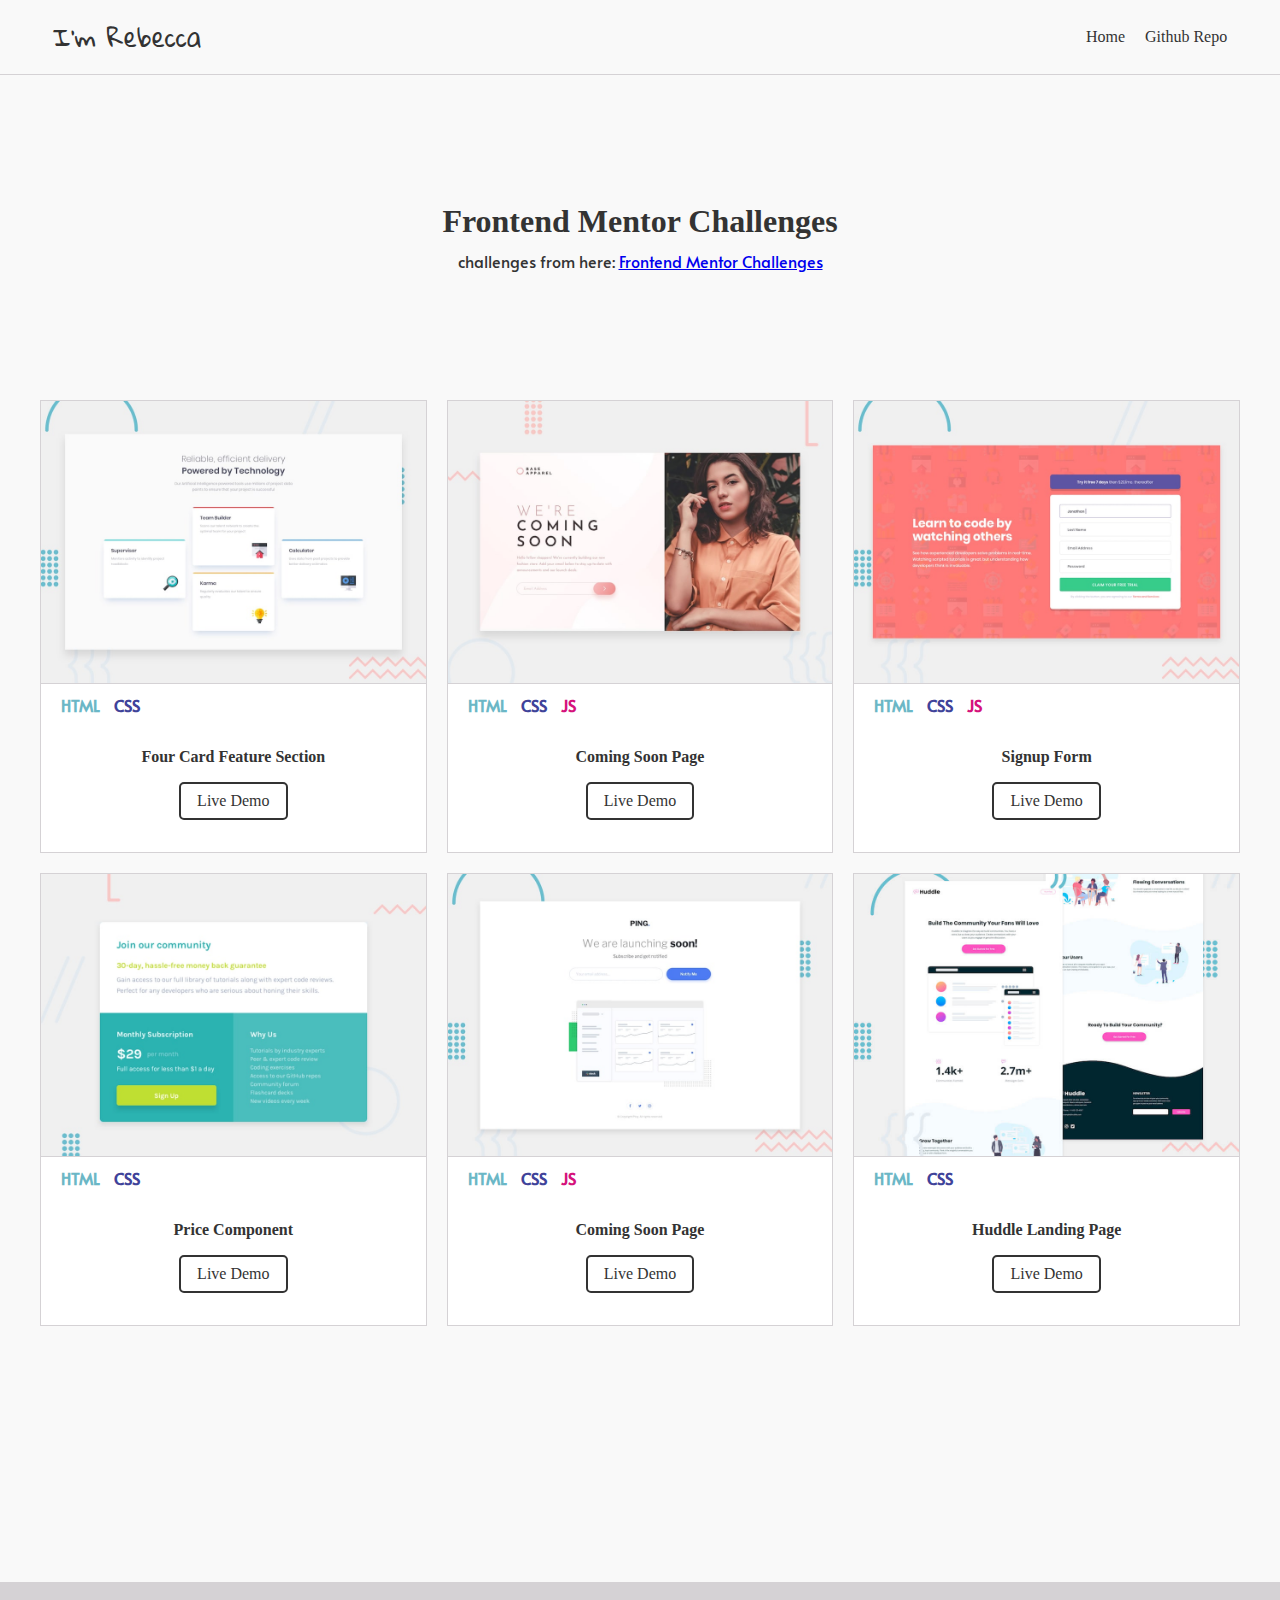
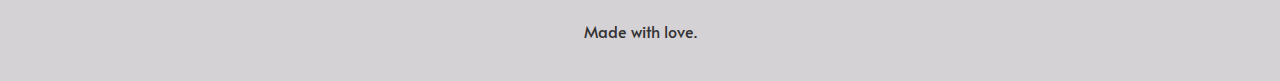
<file: index.html>
<!DOCTYPE html>
<html lang="en">
<head>
  <meta charset="UTF-8">
  <meta name="viewport" content="width=device-width, initial-scale=1.0">
  <meta http-equiv="X-UA-Compatible" content="ie=edge">
  <link rel="icon" href="./assets/favicon.ico">
  <link rel="stylesheet" href="./css/style.min.css">
  <title>Projects Holder</title>
</head>
<body>
  <nav>
    <div class="logo">I'm Rebecca</div>
    <ul>
      <li>
        <a href="/">Home</a>
      </li>
      <li>
        <a href="https://github.com/sincerity628/frontend-mentor-challenges" target="_blank">Github Repo</a>
      </li>
    </ul>
  </nav>

  <header>
    <h1>Frontend Mentor Challenges</h1>
    <p>
      challenges from here:
      <a href="https://www.frontendmentor.io/challenges" target="_blank">Frontend Mentor Challenges</a>
    </p>
  </header>

  <div class="projects">
    <div class="project">
      <div class="project-img">
        <a target="_blank" href="./01-four-card-feature-section-master/index.html">
          <img alt="challenge2" src="./assets/images/1.jpg"/>
        </a>
      </div>
      <div class="content">
        <div class="tools">
          <span class="html">HTML</span>
          <span class="css">CSS</span>
        </div>
        <h4>Four Card Feature Section</h4>
        <a
          class="btn"
          target="_blank"
          href="./01-four-card-feature-section-master/index.html"
        >Live Demo</a>
      </div>
    </div>

    <div class="project">
      <div class="project-img">
        <a target="_blank" href="./02-base-apparel-coming-soon-master/index.html">
          <img alt="challenge1" src="./assets/images/2.jpg"/>
        </a>
      </div>
      <div class="content">
        <div class="tools">
          <span class="html">HTML</span>
          <span class="css">CSS</span>
          <span class="js">JS</span>
        </div>
        <h4>Coming Soon Page</h4>
        <a
          class="btn"
          target="_blank"
          href="./02-base-apparel-coming-soon-master/index.html"
        >Live Demo</a>
      </div>
    </div>

    <div class="project">
      <div class="project-img">
        <a target="_blank" href="./03-intro-component-with-signup-form-master/index.html">
          <img alt="challenge1" src="./assets/images/3.jpg"/>
        </a>
      </div>
      <div class="content">
        <div class="tools">
          <span class="html">HTML</span>
          <span class="css">CSS</span>
          <span class="js">JS</span>
        </div>
        <h4>Signup Form</h4>
        <a
          class="btn"
          target="_blank"
          href="./03-intro-component-with-signup-form-master/index.html"
        >Live Demo</a>
      </div>
    </div>

    <div class="project">
      <div class="project-img">
        <a target="_blank" href="./04-single-price-grid-component-master/index.html">
          <img alt="challenge1" src="./assets/images/4.jpg"/>
        </a>
      </div>
      <div class="content">
        <div class="tools">
          <span class="html">HTML</span>
          <span class="css">CSS</span>
        </div>
        <h4>Price Component</h4>
        <a
          class="btn"
          target="_blank"
          href="./04-single-price-grid-component-master/index.html"
        >Live Demo</a>
      </div>
    </div>

    <div class="project">
      <div class="project-img">
        <a target="_blank" href="./05-ping-coming-soon-page-master/index.html">
          <img alt="challenge1" src="./assets/images/5.jpg"/>
        </a>
      </div>
      <div class="content">
        <div class="tools">
          <span class="html">HTML</span>
          <span class="css">CSS</span>
          <span class="js">JS</span>
        </div>
        <h4>Coming Soon Page</h4>
        <a
          class="btn"
          target="_blank"
          href="./05-ping-coming-soon-page-master/index.html"
        >Live Demo</a>
      </div>
    </div>

    <div class="project">
      <div class="project-img">
        <a target="_blank" href="./06-huddle-landing-page/index.html">
          <img alt="challenge1" src="./assets/images/6.jpg"/>
        </a>
      </div>
      <div class="content">
        <div class="tools">
          <span class="html">HTML</span>
          <span class="css">CSS</span>
        </div>
        <h4>Huddle Landing Page</h4>
        <a
          class="btn"
          target="_blank"
          href="./06-huddle-landing-page/index.html"
        >Live Demo</a>
      </div>
    </div>
  </div>

  <footer>
    Made with love.
  </footer>
</body>
</html>
</file>
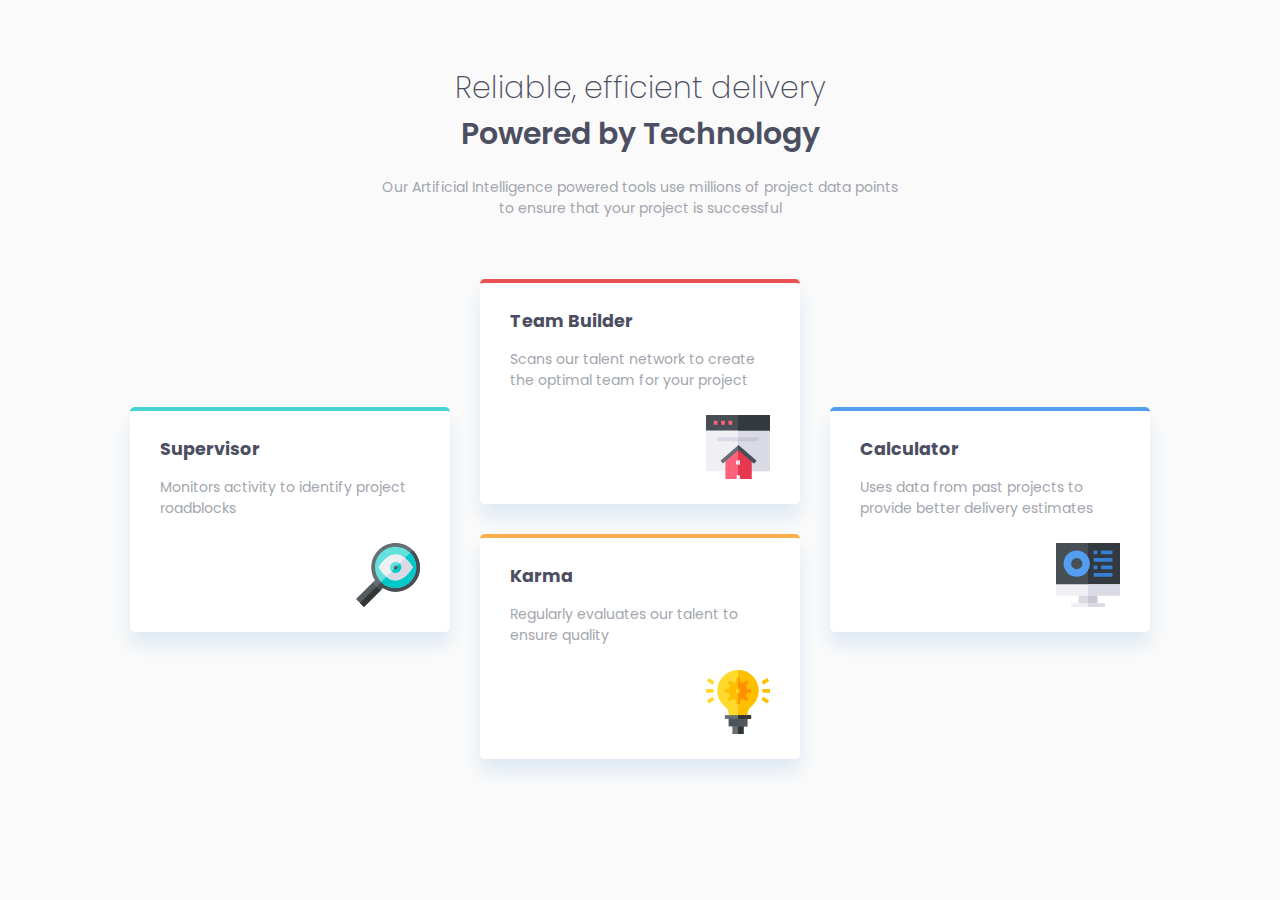
<file: 01-four-card-feature-section-master/index.html>
<!DOCTYPE html>
<html lang="en">
<head>
  <meta charset="UTF-8">
  <meta name="viewport" content="width=device-width, initial-scale=1.0">
  <meta http-equiv="X-UA-Compatible" content="ie=edge">
  <link rel="icon" type="image/png" sizes="32x32" href="./images/favicon-32x32.png">
  <link rel="stylesheet" href="./css/style.min.css">
  <title>Four Card Feature Section</title>
</head>
<body>
  <header>
    <h1 class="light">Reliable, efficient delivery</h1>
    <h1> Powered by Technology</h1>
    <p>
      Our Artificial Intelligence powered tools use millions of project data points
      to ensure that your project is successful
    </p>
  </header>

  <div class="container">
    <div class="first">
      <div class="card cyan">
        <h3>Supervisor</h3>
        <p>Monitors activity to identify project roadblocks</p>
        <img class="card-img" src="./images/icon-supervisor.svg" alt="icon-supervisor" />
      </div>
    </div>
    <div class="second">
      <div class="card red">
        <h3>Team Builder</h3>
        <p>Scans our talent network to create the optimal team for your project</p>
        <img class="card-img" src="./images/icon-team-builder.svg" alt="icon-team-builder" />
      </div>

      <div class="card orange">
        <h3>Karma</h3>
        <p>Regularly evaluates our talent to ensure quality</p>
        <img class="card-img" src="./images/icon-karma.svg" alt="karma" />
      </div>
    </div>
    <div class="last">
      <div class="card blue">
        <h3>Calculator</h3>
        <p>Uses data from past projects to provide better delivery estimates</p>
        <img class="card-img" src="./images/icon-calculator.svg" alt="icon-calculator" />
      </div>
    </div>
  </div>
</body>
</html>
</file>
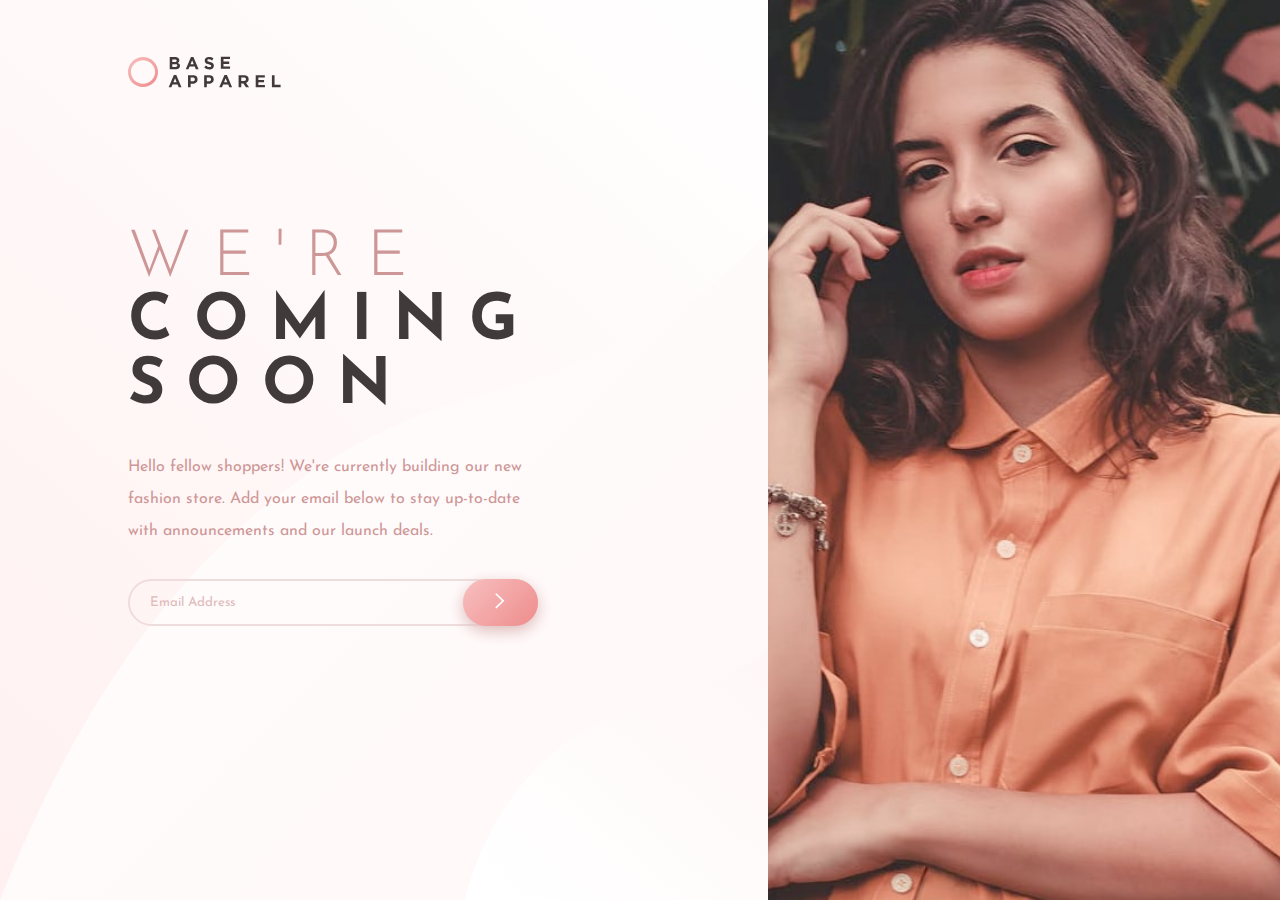
<file: 02-base-apparel-coming-soon-master/index.html>
<!DOCTYPE html>
<html lang="en">
<head>
  <meta charset="UTF-8">
  <meta name="viewport" content="width=device-width, initial-scale=1.0">
  <meta http-equiv="X-UA-Compatible" content="ie=edge">
  <link rel="icon" type="image/png" sizes="32x32" href="./images/favicon-32x32.png">
  <link rel="stylesheet" href="./css/style.min.css">
  <title>Frontend Mentor | Base Apparel coming soon page</title>
</head>
<body>
  <div class="container">
    <div class="content">
      <img class="logo" src="./images/logo.svg" alt="logo" />
      <img class="mobile-hero" src="./images/hero-mobile.jpg" alt="hero-mobile"/>
      <div class="text">
        <div class="title">
          <h1>
            <span>We're</span>
            <br />
            coming
            <br />
            soon
          </h1>
        </div>
        <p>
          Hello fellow shoppers! We're currently building our new fashion store.
          Add your email below to stay up-to-date with announcements and our launch deals.
        </p>
        <form id="form">
          <div class="input-group">
            <input
              id="email"
              placeholder="Email Address"
              type="text"
              autoComplete="off"
            />
            <img
              class="icon-error"
              src="./images/icon-error.svg"
              alt="error-icon"
              ></img>
            <button class="submit-btn">
              <img
                class="icon-arrow"
                src="./images/icon-arrow.svg"
                alt="arrow-icon"
              />
            </button>
          </div>
          <div class="error-text">Please provide a valid email</div>
        </form>
      </div>
    </div>
    <div class="hero"></div>
  </div>

  <script src="./index.js"></script>
</body>
</html>
</file>
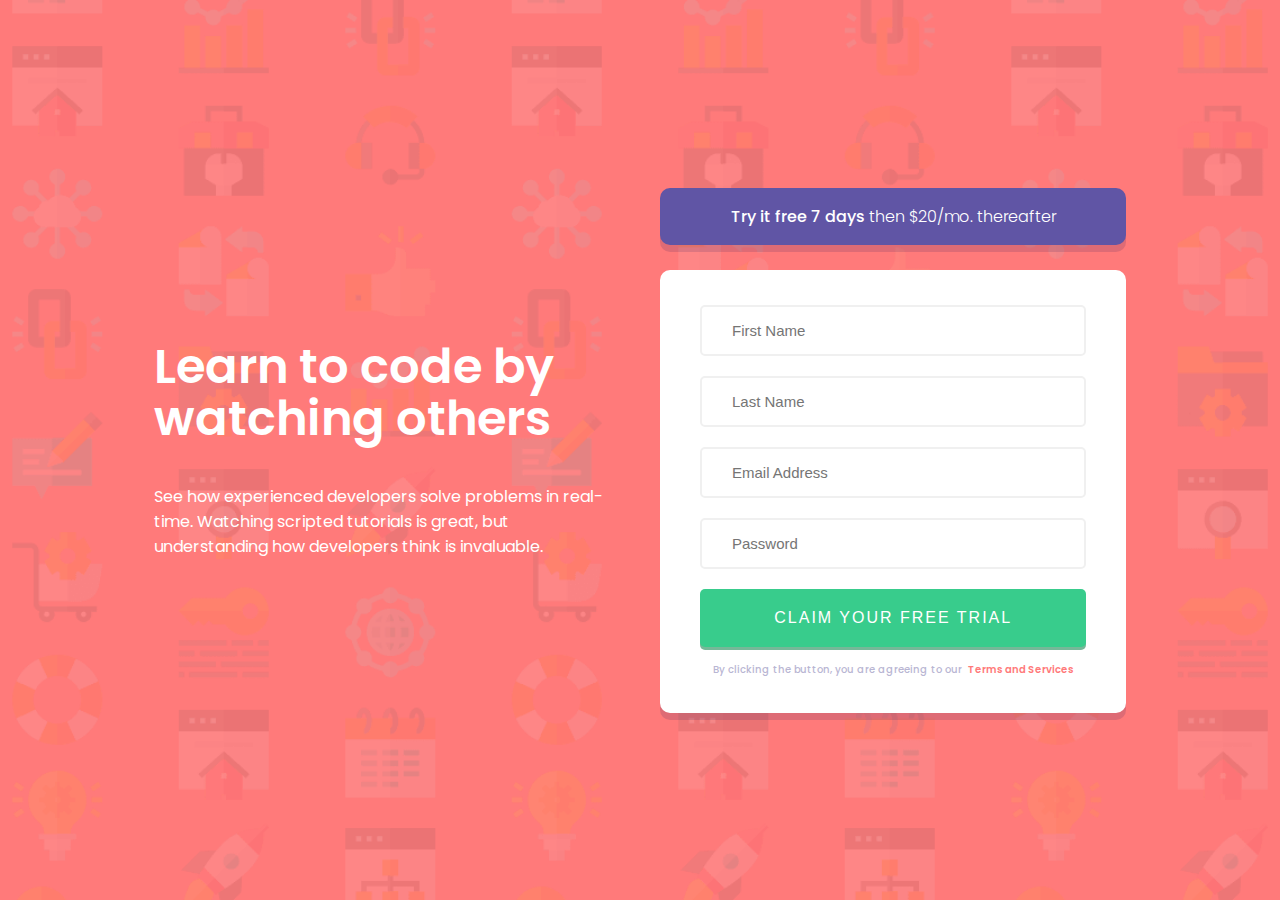
<file: 03-intro-component-with-signup-form-master/index.html>
<!DOCTYPE html>
<html lang="en">
<head>
  <meta charset="UTF-8">
  <meta name="viewport" content="width=device-width, initial-scale=1.0">
  <meta http-equiv="X-UA-Compatible" content="ie=edge">
  <link rel="icon" type="image/png" sizes="32x32" href="./images/favicon-32x32.png">
  <link rel="stylesheet" href="./css/style.min.css">
  <title>Signup Form</title>
</head>
<body>
  <div class="container">
    <div class="left">
      <h1>Learn to code by watching others</h1>
      <p>
        See how experienced developers solve problems in real-time. Watching scripted tutorials is great, but understanding how developers think is invaluable.
      </p>
    </div>
    <div class="right">
      <div class="form-head">
        <span>Try it free 7 days</span>
        then $20/mo. thereafter
      </div>
      <form id="form">
        <div class="input-group first-name">
          <input
            type="text"
            id="firstName"
            placeholder="First Name"
          />
          <small class="error-text">
            First Name cannot be empty
          </small>
          <img src="./images/icon-error.svg" alt="icon-error" class="error-icon" />
        </div>

        <div class="input-group last-name">
          <input
            type="text"
            id="lastName"
            placeholder="Last Name"
          />
          <small class="error-text">
            Last Name cannot be empty
          </small>
          <img src="./images/icon-error.svg" alt="icon-error" class="error-icon" />
        </div>

        <div class="input-group email">
          <input
            type="text"
            id="email"
            placeholder="Email Address"
          />
          <small class="error-text">
            Looks like this is not an email
          </small>
          <div class="example">email@example/com</div>
          <img src="./images/icon-error.svg" alt="icon-error" class="error-icon" />
        </div>

        <div class="input-group password">
          <input
            type="password"
            id="password"
            placeholder="Password"
          />
          <small class="error-text">
            Password cannot be empty
          </small>
          <img src="./images/icon-error.svg" alt="icon-error" class="error-icon" />
        </div>

        <button id="submit-btn" class="submit-btn">Claim your free trial</button>

        <div class="form-text">
          By clicking the button, you are agreeing to our
          <span>Terms and Services</span>
        </div>
      </form>
    </div>
  </div>

  <script src="./index.js"></script>
</body>
</html>
</file>
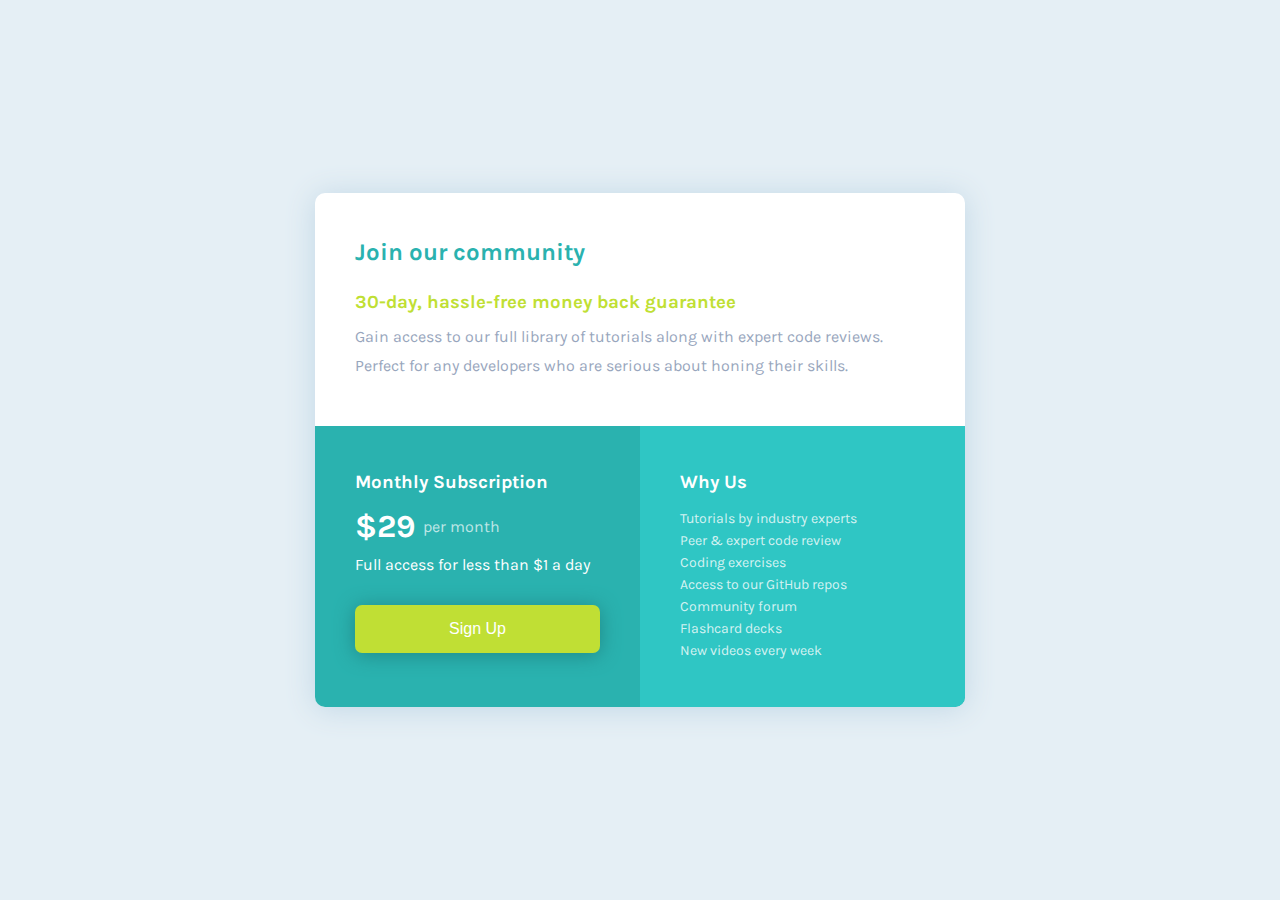
<file: 04-single-price-grid-component-master/index.html>
<!DOCTYPE html>
<html lang="en">
<head>
  <meta charset="UTF-8">
  <meta name="viewport" content="width=device-width, initial-scale=1.0">
  <meta http-equiv="X-UA-Compatible" content="ie=edge">
  <link rel="icon" type="image/png" sizes="32x32" href="./images/favicon-32x32.png">
  <link rel="stylesheet" href="./css/style.min.css">
  <title>Price Component</title>
</head>
<body>
  <main class="container">
    <section class="top">
      <h2>Join our community</h2>
      <h3>30-day, hassle-free money back guarantee</h3>
      <p>
        Gain access to our full library of tutorials along with expert code reviews.
        Perfect for any developers who are serious about honing their skills.
      </p>
    </section>
    <div class="bottom">
      <section class="left">
        <h3>Monthly Subscription</h3>
        <p>
          <span> &dollar;29</span>
          per month
        </p>
        <div>Full access for less than &dollar;1 a day</div>
        <button>Sign Up</button>
      </section>
      <section class="right">
        <h3>Why Us</h3>
        <p>
          Tutorials by industry experts <br />
          Peer &amp; expert code review <br />
          Coding exercises <br />
          Access to our GitHub repos <br />
          Community forum <br />
          Flashcard decks <br />
          New videos every week
        </p>
      </section>
    </div>
  </main>
</body>
</html>
</file>
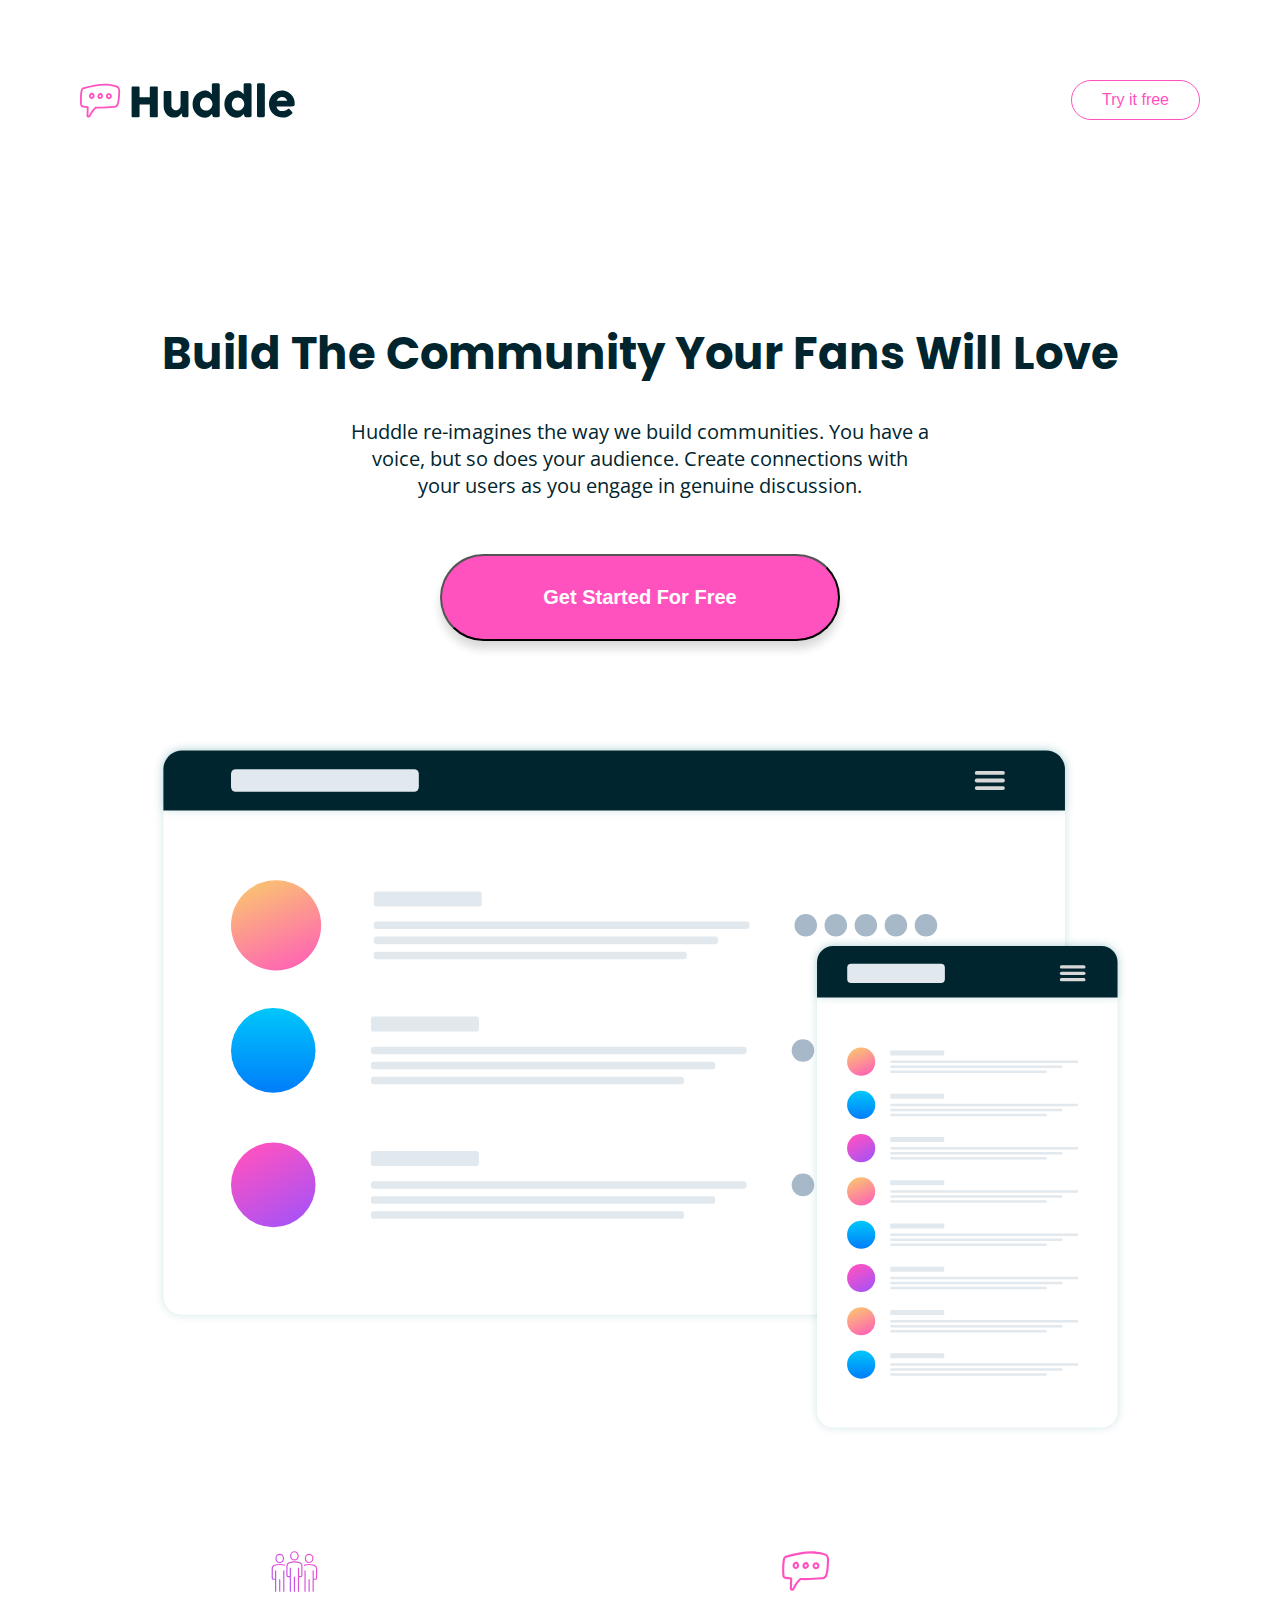
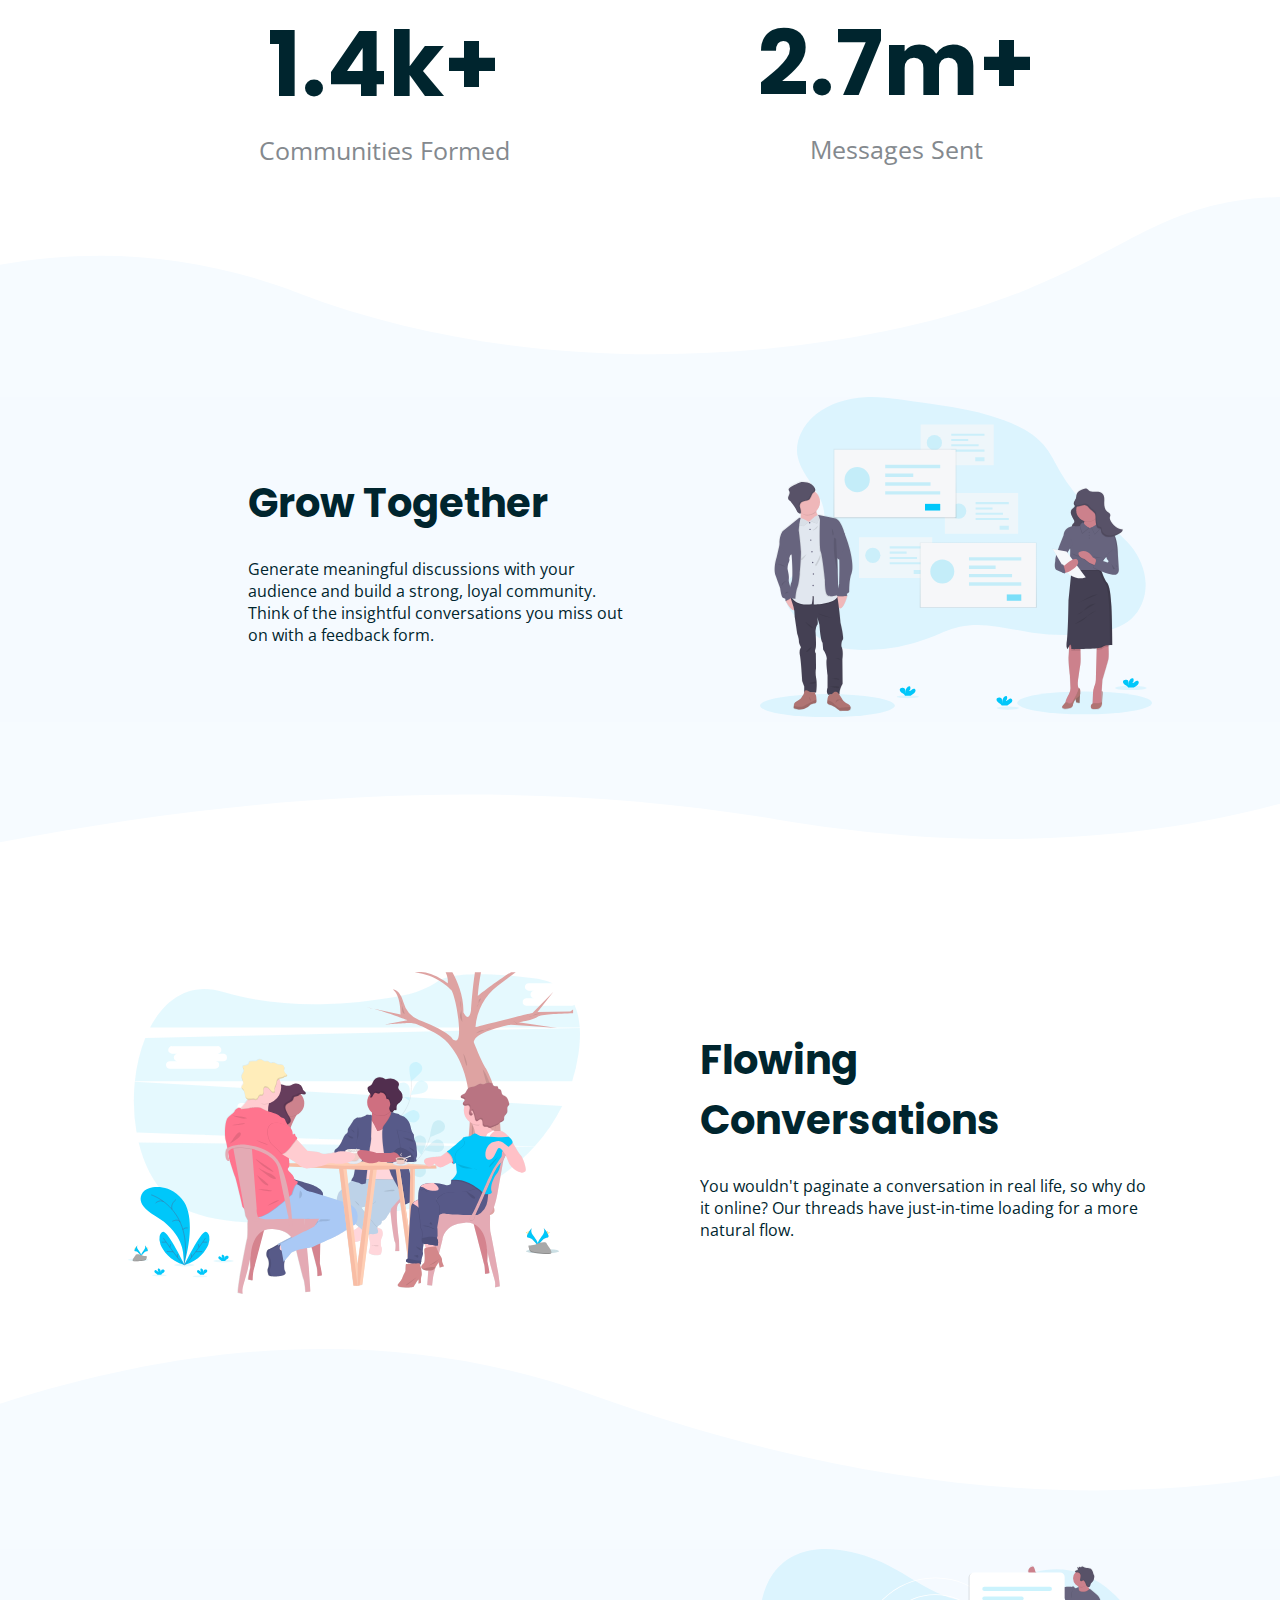
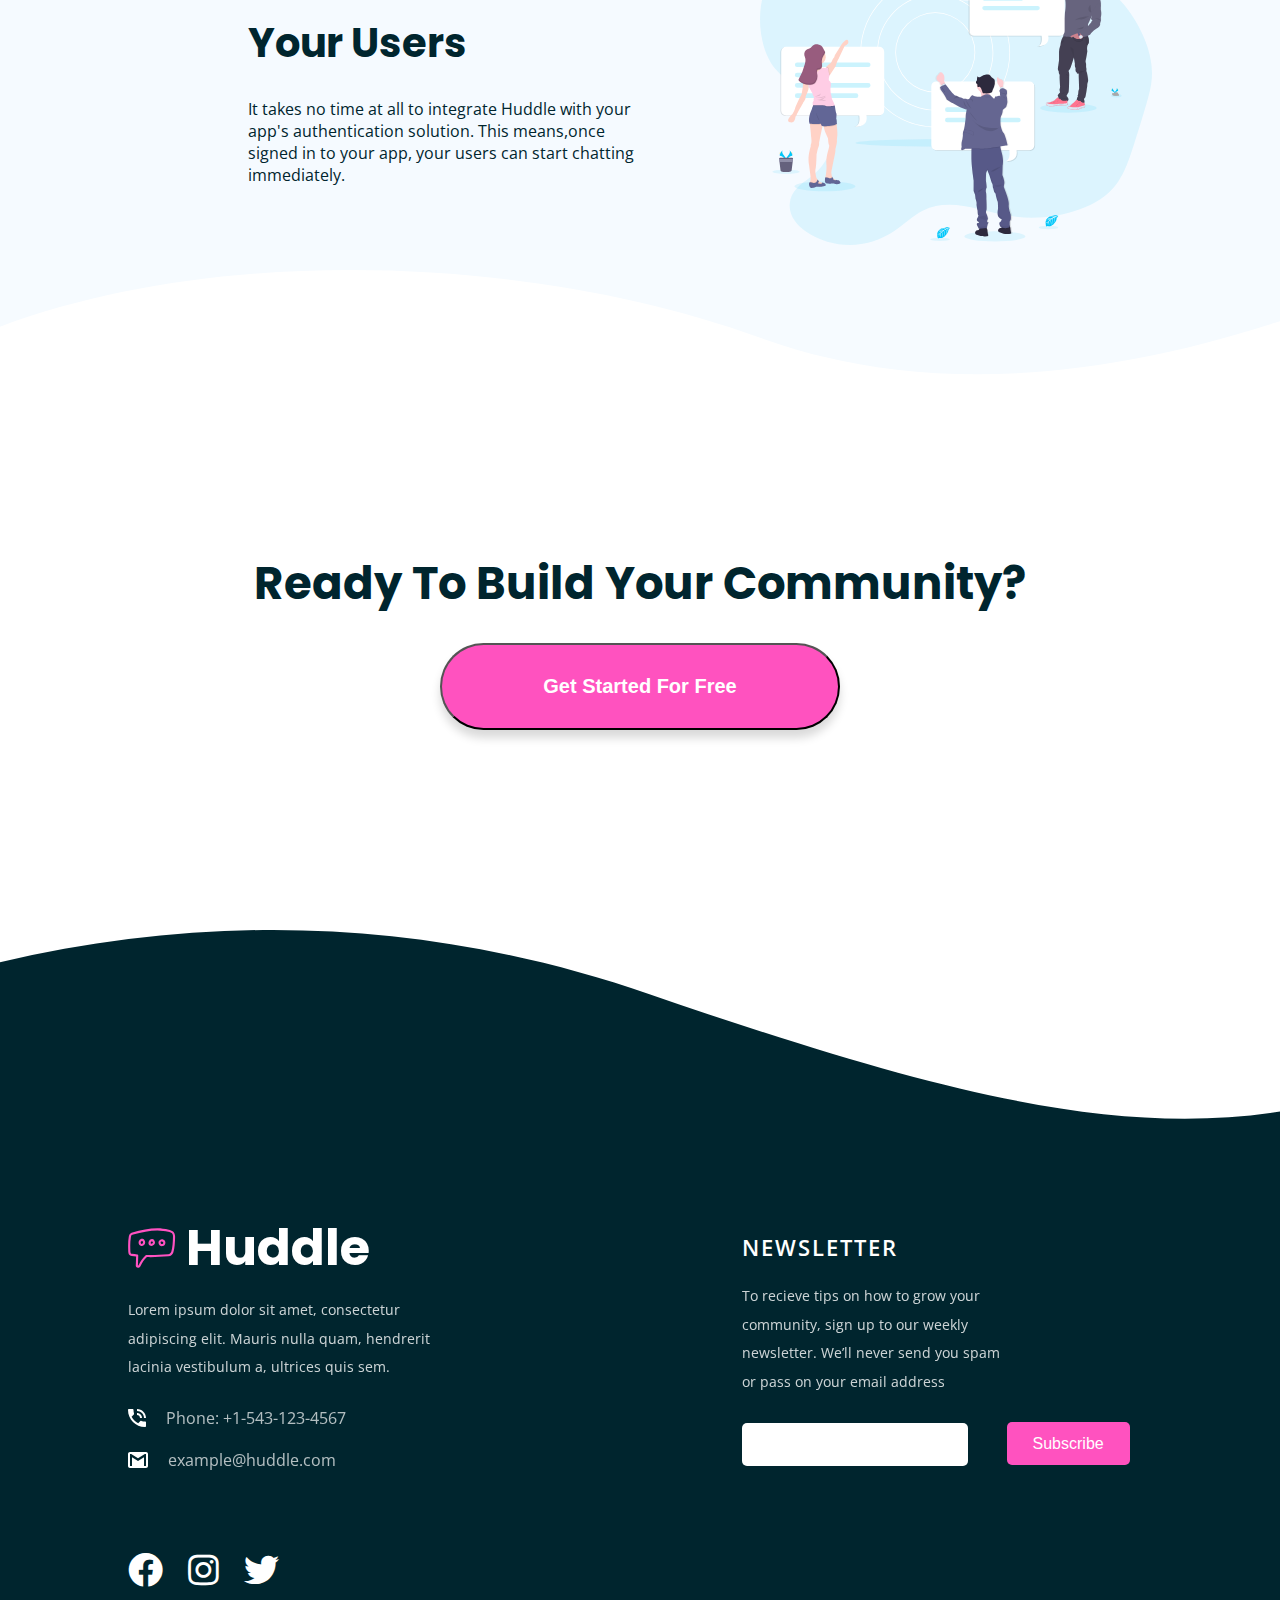
<file: 06-huddle-landing-page/index.html>
<!DOCTYPE html>
<html lang="en">
<head>
  <meta charset="UTF-8">
  <meta name="viewport" content="width=device-width, initial-scale=1.0">
  <link href="https://cdn.bootcss.com/font-awesome/5.13.0/css/all.min.css" rel="stylesheet">
  <link rel="icon" type="image/png" sizes="32x32" href="./images/favicon-32x32.png">
  <link rel="stylesheet" href="./css/style.min.css">
  <title>Huddle landing page with curved sections</title>
</head>
<body>
  <header>
    <img class="logo" src="./images/logo.svg" alt="logo" />
    <button class="header-btn">Try it free</button>
  </header>

  <main>
    <div class="main">
      <h1>
        Build The Community Your Fans Will Love
      </h1>
      <p class="main-text">
        Huddle re-imagines the way we build communities. You have a voice, but so does
        your audience. Create connections with your users as you engage in genuine discussion.
      </p>
      <button class="btn">Get Started For Free</button>
      <div class="main-img">
        <img class="screen-mockup" src="./images/screen-mockups.svg" alt="screen-mockup" />
      </div>
      <div class="main-data">
        <div class="data">
          <img src="./images/icon-communities.svg" alt="icon-communities" />
          <h1>1.4k+</h1>
          <p>Communities Formed</p>
        </div>
        <div class="data">
          <img src="./images/icon-messages.svg" alt="icon-messages" />
          <h1>2.7m+</h1>
          <p>Messages Sent</p>
        </div>
      </div>
    </div>
    <section class="dark">
      <div class="text">
        <h2>Grow Together</h2>
        <p>
          Generate meaningful discussions with your audience and build a strong, loyal community.
          Think of the insightful conversations you miss out on with a feedback form.
        </p>
      </div>
      <div class="section-img">
        <img src="./images/illustration-grow-together.svg" alt="grow-together" />
      </div>
    </section>
    <section>
      <div class="text">
        <h2>Flowing Conversations</h2>
        <p>
          You wouldn't paginate a conversation in real life, so why do it online?
          Our threads have just-in-time loading for a more natural flow.
        </p>
      </div>
      <div class="section-img">
        <img src="./images/illustration-flowing-conversation.svg" alt="flowing-conversations" />
      </div>
    </section>
    <section class="dark">
      <div class="text">
        <h2>Your Users</h2>
        <p>
          It takes no time at all to integrate Huddle with your app's authentication solution.
          This means,once signed in to your app, your users can start chatting immediately.
        </p>
      </div>
      <div class="section-img">
        <img src="./images/illustration-your-users.svg" alt="your-user" />
      </div>
    </section>
    <div class="main">
      <h1>
        Ready To Build Your Community?
      </h1>
      <button class="btn">Get Started For Free</button>
    </div>
  </main>

  <footer>
    <div class="left">
      <div class="logo">
        <img src="./images/icon-messages.svg" alt="icon-messages" />
        <h1>Huddle</h1>
      </div>
      <p>
        Lorem ipsum dolor sit amet, consectetur adipiscing elit. Mauris nulla quam, hendrerit lacinia vestibulum a, ultrices quis sem.
      </p>
      <div class="info">
        <img src="./images/icon-phone.svg" alt="phone" />
        <div>Phone: +1-543-123-4567</div>
      </div>
      <div class="info">
        <img src="./images/icon-email.svg" alt="email" />
        <div>example@huddle.com</div>
      </div>
      <div class="icons">
        <div class="icon">
          <i class="fab fa-facebook"></i>
        </div>
        <div class="icon">
          <i class="fab fa-instagram"></i>
        </div>
        <div class="icon">
          <i class="fab fa-twitter"></i>
        </div>
      </div>
    </div>
    <div class="right">
      <h3>Newsletter</h3>
      <p>
        To recieve tips on how to grow your community, sign up to our weekly newsletter. We’ll never send you spam or pass on your email address
      </p>
      <form>
        <input type="text" />
        <button class="submit-btn">Subscribe</button>
      </form>
    </div>
  </footer>
</body>
</html>
</file>
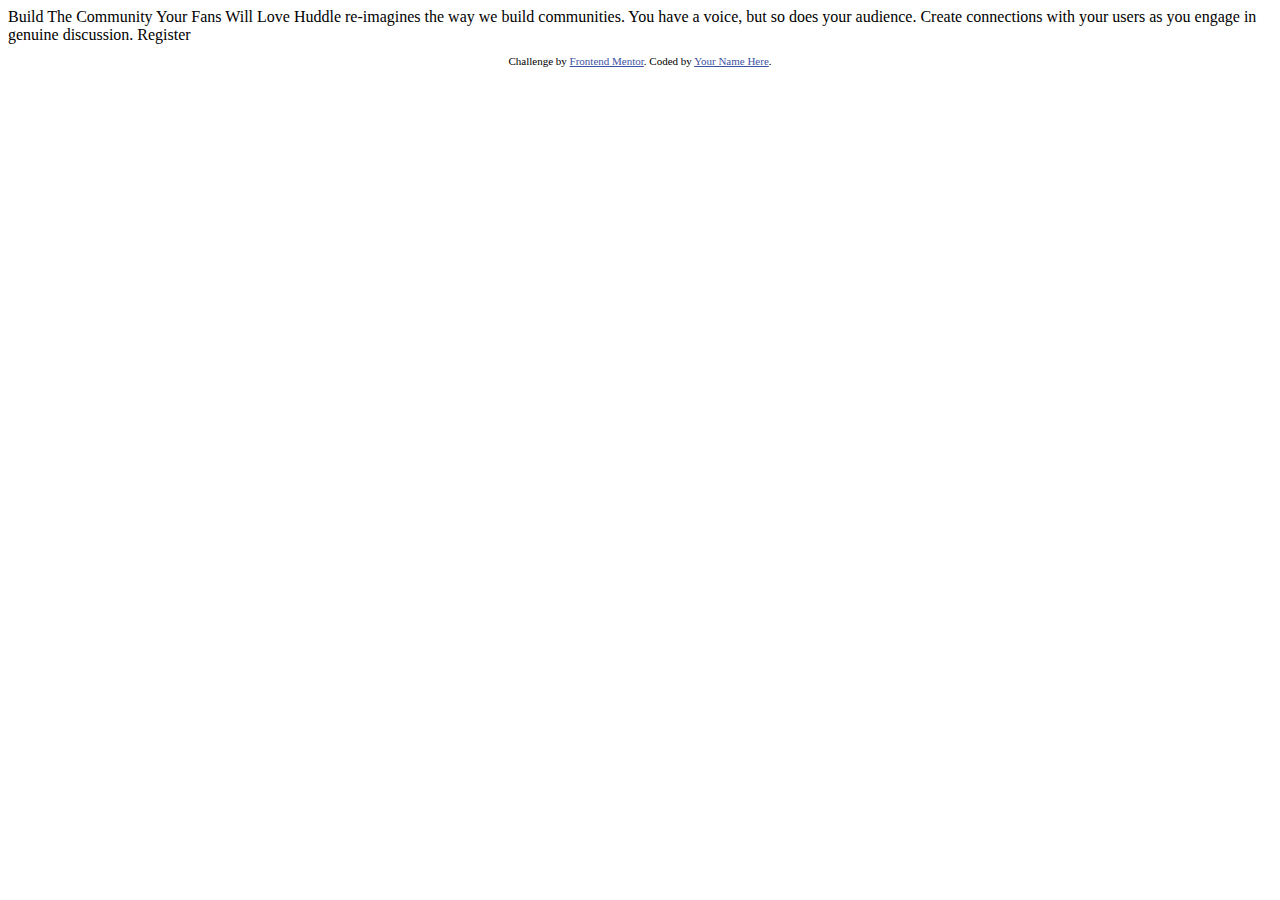
<file: 07-huddle-simple-landing/index.html>
<!DOCTYPE html>
<html lang="en">
<head>
  <meta charset="UTF-8">
  <meta name="viewport" content="width=device-width, initial-scale=1.0"> <!-- displays site properly based on user's device -->

  <link rel="icon" type="image/png" sizes="32x32" href="./images/favicon-32x32.png">
  
  <title>Frontend Mentor | Huddle landing page with single introductory section</title>

  <!-- Feel free to remove these styles or customise in your own stylesheet 👍 -->
  <style>
    .attribution { font-size: 11px; text-align: center; }
    .attribution a { color: hsl(228, 45%, 44%); }
  </style>
</head>
<body>

  Build The Community Your Fans Will Love

  Huddle re-imagines the way we build communities. You have a voice, but so does your audience. 
  Create connections with your users as you engage in genuine discussion. 

  Register

  <footer>
    <p class="attribution">
      Challenge by <a href="https://www.frontendmentor.io?ref=challenge" target="_blank">Frontend Mentor</a>. 
      Coded by <a href="#">Your Name Here</a>.
    </p>
  </footer>
</body>
</html>
</file>
<file: css/style.min.css>
@import url("https://fonts.googleapis.com/css?family=Alata|Gloria+Hallelujah&display=swap");*{box-sizing:border-box;margin:0;padding:0}body{background-color:#f9f9f9;color:#333;font-size:16px}nav{display:flex;padding:1%;justify-content:space-between;align-items:center;border-bottom:1px solid #d5d2d5}nav .logo{font-family:'Gloria Hallelujah', sans-serif;font-size:1.5rem;margin-left:40px}nav .logo:hover{cursor:pointer;text-decoration:underline}nav ul{margin-right:40px;list-style:none;display:flex}nav li:nth-child(1){margin-right:20px}nav li a{text-decoration:none;color:#333}nav li a:hover{color:#000;text-decoration:underline}header{display:flex;flex-direction:column;align-items:center;justify-content:center;padding:10% 0}header p{font-family:'Alata', sans-serif;margin-top:10px}.projects{max-width:1400px;width:100%;margin:0 auto;padding:0 40px;display:grid;grid-template-columns:repeat(3, 1fr);grid-gap:20px}.projects .project{position:relative;border:1px solid #d5d2d5}.projects .project .project-img{width:100%;overflow:hidden;font-size:0;border-bottom:1px solid #d5d2d5}.projects .project .project-img img{width:100%;transform:scale(1);transition:all 0.1s ease-in-out;object-fit:cover}.projects .project .project-img:hover{cursor:pointer}.projects .project .project-img:hover img{transform:scale(1.05)}.projects .project .content{padding:4rem 0 2rem;display:flex;flex-direction:column;align-items:center;justify-content:center;position:relative;background-color:#fff}.projects .project .content .tools{font-family:'Alata', sans-serif;position:absolute;top:10px;left:20px;font-weight:bold}.projects .project .content .tools span:first-child,.projects .project .content .tools span:nth-child(2){margin-right:10px}.projects .project .content .tools .html{color:#6bb7c6}.projects .project .content .tools .css{color:#40439a}.projects .project .content .tools .js{color:#d5127c}.projects .project .content h4{color:#333}.projects .project .content .btn{background-color:transparent;border:2px solid #333;padding:8px 16px;text-decoration:none;color:#333;margin-top:1rem;border-radius:5px}.projects .project .content .btn:hover{background-color:#333;color:#fff}.projects .project .content .btn:active{transform:scale(0.98)}footer{background-color:#d5d2d5;margin-top:20%;text-align:center;padding:3%;font-family:'Alata', sans-serif}@media screen and (max-width: 1000px){.projects{grid-template-columns:repeat(2, 1fr)}}@media screen and (max-width: 600px){nav{padding:5%}nav .logo{margin-left:5px}nav ul{margin-right:5px}nav ul li:nth-child(1){margin-right:10px}header{padding:20% 0}header h1{font-size:1.5rem}header p{font-size:1rem}.projects{padding:0 20px;grid-template-columns:1fr}.projects .project .content .btn{margin-top:1rem;padding:5px 10px}footer{padding:10%}}
</file>
<file: 01-four-card-feature-section-master/css/style.min.css>
@import url("https://fonts.googleapis.com/css?family=Poppins:200,400,600&display=swap");*{box-sizing:border-box;margin:0;padding:0}body{background-color:#fafafa;font-size:15px;font-family:"Poppins",sans-serif;color:#4c4e61;min-height:100vh;max-width:1200px;margin:0 auto}header{text-align:center;padding:65px 0 60px}header h1{font-weight:600}header h1.light{font-weight:200}header p{width:530px;color:#a3a5ae;margin:20px auto 0;font-size:14px}.container{margin:0 10%;display:flex}.container .first,.container .second,.container .last{flex:0 0 33.33%}.container .first,.container .last{display:flex;align-items:center}.container .card{width:100%;position:relative;background-color:#fff;margin:0 auto 30px;border-radius:5px;height:225px;padding:25px 30px;box-shadow:0px 13px 18px #dfe9f3}.container .card.red{border-top:4px solid #ea5353}.container .card.cyan{border-top:4px solid #45d3d3;margin-left:-30px}.container .card.orange{border-top:4px solid #fcaf4a}.container .card.blue{border-top:4px solid #549ef2;margin-right:-30px}.container .card p{margin-top:15px;color:#a3a5ae;font-size:14px}.container .card img{position:absolute;bottom:25px;right:30px}@media screen and (max-width: 1000px){body{padding-bottom:100px}.container{display:grid;grid-template-columns:repeat(2, 1fr);grid-gap:30px}.container .last{position:relative}.container .card.cyan{margin-left:0px;transform:translateY(-30%)}.container .card.blue{margin-right:0px;position:absolute;transform:translateY(-50%)}}@media screen and (max-width: 700px){body{padding-bottom:40px}header h1{font-size:1.5rem}header p{width:80%}.container{display:block}.container .card.cyan{transform:translateY(0)}.container .card.blue{position:relative;transform:translateY(0)}}
</file>
<file: 02-base-apparel-coming-soon-master/css/style.min.css>
@import url("https://fonts.googleapis.com/css?family=Josefin+Sans:300,400,600&display=swap");*{box-sizing:border-box;margin:0;padding:0}body{background-image:linear-gradient(135deg, #fff, #fff5f5);font-family:"Josefin Sans",sans-serif}.container{min-height:100vh;display:flex}.container .hero{width:45%;background-image:url("../images/hero-desktop.jpg");background-repeat:no-repeat;background-size:cover;background-position:center center}.container .content{background-image:url("../images/bg-pattern-desktop.svg");background-repeat:no-repeat;background-size:cover;padding:3.5rem 18% 3rem 10%;width:60%}.container .content .logo{height:32px}.container .content .mobile-hero{display:none}.container .content .title{margin-top:135px;text-transform:uppercase;letter-spacing:1.3rem;color:#413a3a;font-size:2rem;font-weight:400}.container .content .title span{color:#ce9797;font-weight:300}.container .content p{color:#ce9797;margin:2rem 0;line-height:2rem}form .input-group{position:relative}form .input-group input{border:2px solid #efdcdc;background-color:transparent;color:#000;display:block;width:100%;border-radius:25px;padding:15px 20px;font-family:"Josefin Sans",sans-serif}form .input-group input:focus{outline:none;border:2px solid #ce9797}form .input-group input::placeholder{color:#debaba !important}form .input-group .submit-btn{position:absolute;top:0;right:0;height:100%;border:0;width:75px;background-image:linear-gradient(135deg, #f8bfbf, #ee8c8c);border-radius:25px;box-shadow:0 5px 15px #debaba}form .input-group .submit-btn:hover{cursor:pointer;box-shadow:0 10px 15px #ce9797;background-image:linear-gradient(135deg, #ffd3d3, #ffd3d3)}form .input-group .submit-btn:active{transform:scale(0.98)}form .input-group .submit-btn:focus{outline:none}form .input-group .submit-btn .icon-arrow{height:16px}form .input-group .icon-error{position:absolute;top:50%;right:88px;transform:translateY(-50%);height:18px;display:none}form.error input{border:2px solid #f96262}form.error .icon-error{display:inline}form.error .error-text{display:block}form .error-text{display:none;color:#f96262;font-size:12px;margin:10px 20px}@media screen and (max-width: 750px){.container .content{background-image:none;width:100%;padding:0}.container .content .logo{margin:25px 30px;height:25px}.container .content .mobile-hero{display:block;object-fit:cover;width:100%}.container .content .text{padding:50px 30px 70px;text-align:center}.container .content .text .title{margin-top:0;font-size:1.2rem;letter-spacing:0.8rem}.container .content .text p{line-height:1.5rem;font-size:14px}.container .hero{display:none}}@media screen and (max-width: 500px){.container .content .logo{height:20px}}
</file>
<file: 03-intro-component-with-signup-form-master/css/style.min.css>
@import url("https://fonts.googleapis.com/css?family=Poppins:300,400,500,600,700&display=swap");*{box-sizing:border-box;margin:0;padding:0}body{background-color:#ff7a7a;background-image:url("../images/bg-intro-desktop.png");background-size:cover;background-position:center center;backgrond-repeat:no-repeat;font-family:"Poppins",sans-serif;font-size:16px}.container{min-height:100vh;max-width:1500px;margin:0 auto;padding:120px 12%;display:flex}.container .left{flex:1;color:#fff;display:flex;flex-direction:column;align-items:center;justify-content:center;margin-right:40px}.container .left h1{line-height:3.2rem;font-weight:600;font-size:3rem}.container .left p{margin-top:40px}.container .right{flex:1;display:flex;flex-direction:column;justify-content:center}.container .right .form-head{background-color:#6055a5;color:#fff;text-align:center;padding:16px;border-radius:10px;font-weight:300;box-shadow:0 7px rgba(35,26,93,0.15)}.container .right .form-head span{font-weight:500}.container .right form{margin-top:25px;background-color:#fff;border-radius:10px;box-shadow:0 7px rgba(35,26,93,0.15);padding:35px 40px}.container .right form .input-group{position:relative;margin-bottom:20px}.container .right form .input-group .error-text{float:right;margin-top:5px;font-size:12px;color:#ff7a7a;display:none}.container .right form .input-group .error-icon{display:none;position:absolute;right:25px;top:50%;transform:translateY(-50%)}.container .right form .input-group .example{display:none;color:#ff7a7a;position:absolute;font-weight:500;left:25px;top:50%;transform:translateY(-50%);pointer-events:none}.container .right form .input-group.error{margin-bottom:35px}.container .right form .input-group.error .error-text,.container .right form .input-group.error .error-icon,.container .right form .input-group.error .example{display:block}.container .right form .input-group.error input{border-color:red}.container .right form .input-group.error input::placeholder{color:transparent}.container .right form input{width:100%;padding:15px 30px;border-radius:5px;border:2px solid #f0f0f0;font-weight:500;font-size:15px}.container .right form input:focus{border-color:#b9b6d3;outline:none}.container .right form .submit-btn{width:100%;padding:20px 30px;background-color:#38cc8c;border:none;border-radius:5px;box-shadow:0 3px rgba(82,166,126,0.8);color:#fff;text-transform:upperCase;font-size:16px;letter-spacing:2px}.container .right form .submit-btn:hover{cursor:pointer;background-color:#61d6a3}.container .right form .submit-btn:active{transform:scale(0.98)}.container .right form .submit-btn:focus{outline:none}.container .right form .form-text{margin-top:15px;text-align:center;font-size:10px;font-weight:500;color:#b9b6d3}.container .right form .form-text span{color:#ff7a7a;margin-left:3px;font-weight:600}@media screen and (max-width: 1018px){.container{display:block;padding:70px 20px;height:100%}.container .left{text-align:center;margin-right:0;padding:20px}.container .left h1{font-size:1.5rem;line-height:2rem}.container .left p{margin-top:25px;width:80%}.container .right{width:70%;margin:40px auto}}@media screen and (max-width: 700px){body{background-image:url("../images/bg-intro-mobile.png")}.container .left p{width:100%}.container .right{width:100%;margin-top:40px}.container .right .form-head{padding:16px 64px}.container .right form{padding:25px}.container .right form input{font-weight:700;font-size:14px}.container .right form .submit-btn{font-size:14px}.container .right form .form-text{padding:0 5px}}
</file>
<file: 04-single-price-grid-component-master/css/style.min.css>
@import url("https://fonts.googleapis.com/css?family=Karla:400,700&display=swap");*{box-sizing:border-box;margin:0;padding:0}body{font-family:"Karla",sans-serif;font-size:16px;min-height:100vh;background-color:#e5eff5;color:#98a6bd;display:flex;align-items:center;justify-content:center}.container{max-width:650px;background-color:#fff;border-radius:10px;overflow:hidden;box-shadow:0 2px 30px #c1d7e6}.container section{padding:45px 40px}.container .top h2{color:#2ab2af}.container .top h3{margin-top:25px;color:#c0df34}.container .top p{margin-top:10px;line-height:1.8rem}.container .bottom{display:flex;background-color:#2ab2af;color:#fff}.container .bottom>section{flex:1}.container .bottom .left p{margin-top:15px;display:flex;align-items:center;position:relative;color:rgba(255,255,255,0.7)}.container .bottom .left p span{color:#fff;font-size:2rem;font-weight:700;margin-right:7px}.container .bottom .left div{margin-top:10px}.container .bottom .left button{margin-top:31px;width:100%;background-color:#c0df34;color:#fff;padding:15px;font-size:16px;border-radius:7px;border:0;box-shadow:0 2px 20px #208887}.container .bottom .left button:hover{cursor:pointer}.container .bottom .left button:active{transform:scale(0.98)}.container .bottom .left button:focus{outline:none}.container .bottom .right{background-color:#2fc6c4;border-bottom-right-radius:10px}.container .bottom .right p{color:rgba(255,255,255,0.8);margin-top:15px;font-size:14px;line-height:1.38rem}@media screen and (max-width: 700px){body{padding:40px 0}.container{width:85%}.container section{padding:25px 20px}.container .top h1{font-size:1rem}.container .bottom{display:block}}
</file>
<file: 06-huddle-landing-page/css/style.min.css>
@import url("https://fonts.googleapis.com/css2?family=Open+Sans:wght@400;600;700&family=Poppins:wght@700&display=swap");header .header-btn:hover,.btn:hover,footer .right form .submit-btn:hover{cursor:pointer}header .header-btn:active,.btn:active,footer .right form .submit-btn:active{transform:scale(0.98)}header .header-btn:focus,.btn:focus,footer .right form .submit-btn:focus{outline:none}section.dark::after,section.dark::before,footer::before{background-size:cover;background-repeat:no-repeat;background-position:center center}footer .left p,footer .right p{width:60%;line-height:1.8rem;opacity:0.8;font-size:14px}*{box-sizing:border-box;margin:0;padding:0}body{font-family:"Open Sans",sans-serif;font-weight:400;font-size:16px;min-height:100vh;color:#00252e}h1,h2{font-family:"Poppins",sans-serif;font-weight:700}header{padding:80px;display:flex;justify-content:space-between;align-items:center}header .logo{height:35px}header .header-btn{padding:10px 30px;font-size:16px;background-color:transparent;color:#ff52bf;border:1px solid #ff52bf;border-radius:50px}header .header-btn:hover{background-color:#ff52bf;color:#fff}.main{padding:120px 10%;text-align:center}.main h1{font-size:45px}.main .main-text{max-width:580px;margin:30px auto;font-size:20px}.main-img img{width:95%}.main-data{display:flex;padding:110px 0}.main-data .data{width:50%}.main-data .data img{position:relative;left:-90px}.main-data .data h1{font-size:90px}.main-data .data p{margin:0;color:#84898e;font-size:25px}.btn{margin:25px 0 100px;background-color:#ff52bf;color:#fff;font-size:20px;font-weight:600;padding:30px 0;width:400px;border-radius:50px;box-shadow:0 8px 10px rgba(0,0,0,0.15)}.btn:hover{background-color:#ff6bc9}section{padding:250px 10%;display:flex;flex-direction:row-reverse;align-items:center;position:relative}section .text,section .section-img{flex:1}section .text{padding-left:120px}section .text h2{font-size:40px}section .text p{margin-top:25px}section img{width:100%}section.dark{padding:0 10%;background-color:#f5faff;flex-direction:row}section.dark .text{padding-right:120px}section.dark::after{content:"";width:100%;height:150px;position:absolute;bottom:-150px;left:0;z-index:1}section.dark::before{content:"";width:100%;height:200px;position:absolute;top:-200px;left:0;z-index:1}section.dark:first-of-type::after{background-image:url(../images/bg-section-bottom-desktop-1.svg)}section.dark:first-of-type::before{background-image:url(../images/bg-section-top-desktop-1.svg)}section.dark:nth-of-type(3)::after{background-image:url(../images/bg-section-bottom-desktop-2.svg)}section.dark:nth-of-type(3)::before{background-image:url(../images/bg-section-top-desktop-2.svg)}.main:last-child{padding:300px 10%}footer{padding:80px 10%;position:relative;background-color:#00252e;color:#fff;display:flex;justify-content:space-between}footer::before{content:"";position:absolute;top:-200px;left:0;width:100%;height:200px;background-image:url(../images/bg-footer-top-desktop.svg)}footer .left{width:50%}footer .left .logo{display:flex;align-items:center}footer .left .logo h1{margin-left:10px;font-size:50px}footer .left p{margin:10px 0 25px}footer .left .info{padding:0;display:flex;align-items:center;margin-top:20px}footer .left .info div{margin-left:20px;opacity:0.7}footer .left .icons{font-size:35px;margin-top:75px;display:flex}footer .left .icons .icon:not(:first-child){margin-left:25px}footer .left .icons .icon:hover{cursor:pointer;color:#ff52bf}footer .right{width:40%}footer .right h3{margin-top:22px;text-transform:uppercase;font-size:22px;font-weight:600;letter-spacing:2px}footer .right p{margin:20px 0 25px;width:65%}footer .right form input{background-color:#fff;border:0;height:43px;width:55%;border-radius:5px}footer .right form input:focus{outline:none}footer .right form .submit-btn{width:30%;background-color:#ff52bf;margin-left:35px;height:43px;border:0;border-radius:5px;color:#fff;font-size:16px}@media screen and (max-width: 800px){header{padding:40px}header .logo{height:25px}header .header-btn{padding:8px 25px}.main h1{font-size:30px}.btn{padding:15px;width:300px;font-size:16px}.main-data{flex-direction:column;align-items:center}.main-data .data{width:100%}.main-data .data h1{font-size:80px}.main-data .data p{font-size:20px}.main-data .data:first-child{margin-bottom:100px}section{flex-direction:column-reverse}section.dark{flex-direction:column-reverse}section.dark .text{padding:0}section .text{margin-top:80px;padding:0;text-align:center}section .text h2{font-size:25px}section .text p{font-size:20px;font-weight:400;opacity:0.8}section.dark:first-of-type::after{background-image:url(../images/bg-section-bottom-mobile-1.svg)}section.dark:first-of-type::before{background-image:url(../images/bg-section-top-mobile-1.svg)}section.dark:nth-of-type(3)::after{background-image:url(../images/bg-section-bottom-mobile-2.svg)}section.dark:nth-of-type(3)::before{background-image:url(../images/bg-section-top-mobile-2.svg)}footer{flex-direction:column-reverse;padding:40px 10%}footer::before{background-image:url(../images/bg-footer-top-mobile.svg)}footer .left{margin-top:80px;width:100%}footer .right{width:100%}footer .right form input{width:60%}footer .right form .submit-btn{margin-left:20px}}
</file>
